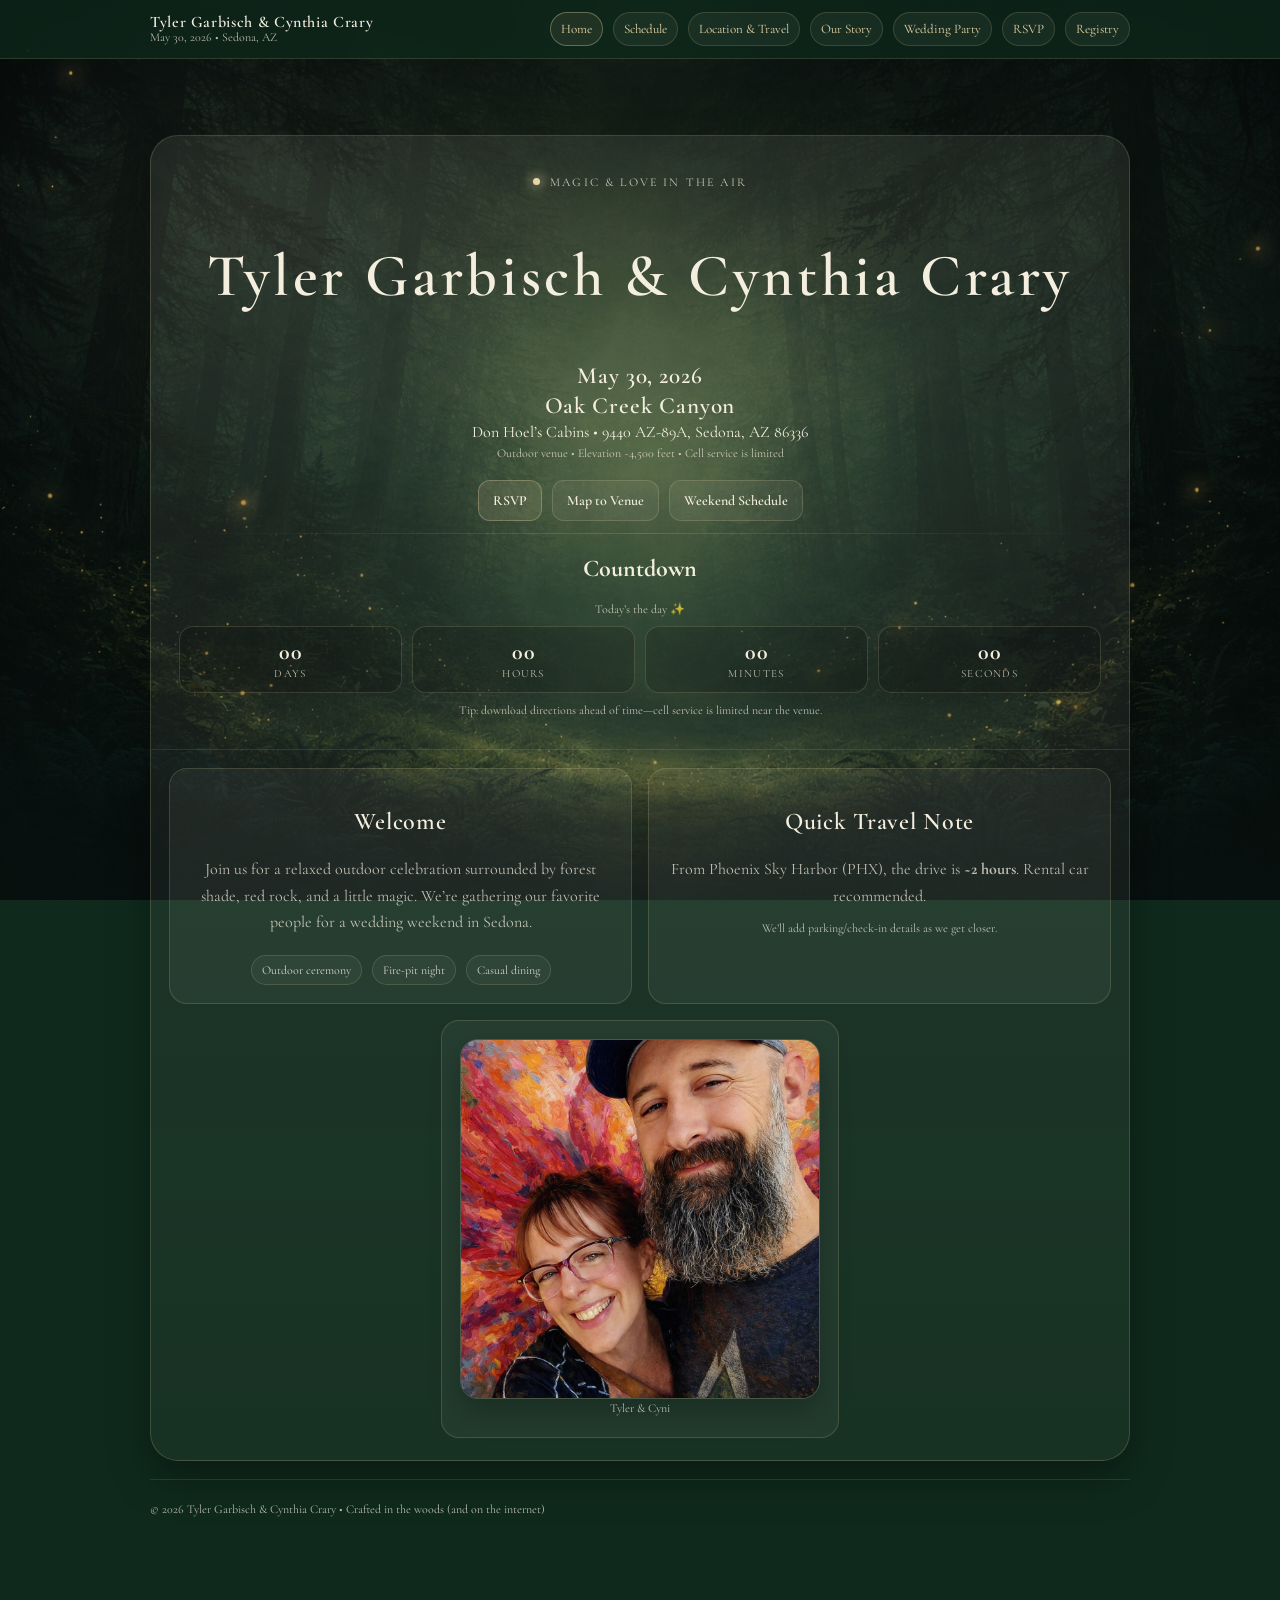
<file: index.html>
<!doctype html>
<html lang="en">
<head>
  <meta charset="utf-8" />
  <meta name="viewport" content="width=device-width,initial-scale=1" />
  <title>Tyler Garbisch & Cynthia Crary — May 30, 2026</title>

  <!-- Google Font: Cormorant Garamond -->
  <link rel="preconnect" href="https://fonts.googleapis.com">
  <link rel="preconnect" href="https://fonts.gstatic.com" crossorigin>
  <link href="https://fonts.googleapis.com/css2?family=Cormorant+Garamond:wght@400;500;600;700&display=swap" rel="stylesheet">

  <link rel="stylesheet" href="assets/css/style.css" />
</head>

<body class="home">
  <div class="fireflies" aria-hidden="true"></div>

  <header class="site-header">
    <nav class="nav">
      <div class="brand">
        <div class="names">Tyler Garbisch & Cynthia Crary</div>
        <div class="meta">May 30, 2026 • Sedona, AZ</div>
      </div>
      <div class="navlinks">
        <a class="active" href="index.html">Home</a>
        <a href="schedule.html">Schedule</a>
        <a href="travel.html">Location & Travel</a>
        <a href="story.html">Our Story</a>
       <a href="party.html">Wedding Party</a>
        <a href="rsvp.html">RSVP</a>
     <a href="registry.html">Registry</a>

      </div>
    </nav>
  </header>

  <main class="container">
    <section class="hero">
      <div class="hero-card">

        <div class="hero-top">
          <div class="kicker"><span class="dot"></span> Magic & Love in the air</div>

          <h1 class="h1">Tyler Garbisch & Cynthia Crary</h1>

 <p class="sub">
  <span class="venue-date">May 30, 2026</span><br/>
  <span class="venue-date">Oak Creek Canyon</span><br/>
  Don Hoel’s Cabins • 9440 AZ-89A, Sedona, AZ 86336<br/>
  <span class="small">
    Outdoor venue • Elevation <span class="venue-elevation">~4,500 feet</span> • Cell service is limited
  </span>
</p>



          <div class="hero-actions">
            <a class="btn primary" href="rsvp.html">RSVP</a>
            <a class="btn" target="_blank" rel="noopener"
               href="https://maps.google.com/?q=9440+AZ-89A+Sedona+AZ+86336">Map to Venue</a>
            <a class="btn" href="schedule.html">Weekend Schedule</a>
          </div>

          <div class="divider"></div>

          <h2>Countdown</h2>
          <p id="countdown-target" class="small" style="margin:6px 0 0;">Counting down…</p>

          <div class="countdown" aria-label="Countdown timer">
            <div class="timebox">
              <div class="num" id="cd-days">00</div>
              <div class="lbl">Days</div>
            </div>
            <div class="timebox">
              <div class="num" id="cd-hours">00</div>
              <div class="lbl">Hours</div>
            </div>
            <div class="timebox">
              <div class="num" id="cd-mins">00</div>
              <div class="lbl">Minutes</div>
            </div>
            <div class="timebox">
              <div class="num" id="cd-secs">00</div>
              <div class="lbl">Seconds</div>
            </div>
          </div>

          <p class="small" style="margin-top:10px;">
            Tip: download directions ahead of time—cell service is limited near the venue.
          </p>
        </div>

        <div class="grid">
          <div class="card span6">
            <h2>Welcome</h2>
            <p>
              Join us for a relaxed outdoor celebration surrounded by forest shade,
              red rock, and a little magic. We’re gathering our favorite people for
              a wedding weekend in Sedona.
            </p>
            <div class="badges">
              <span class="badge">Outdoor ceremony</span>
              <span class="badge">Fire-pit night</span>
              <span class="badge">Casual dining</span>
            </div>
          </div>

          <div class="card span6">
            <h2>Quick Travel Note</h2>
            <p>
              From Phoenix Sky Harbor (PHX), the drive is
              <strong id="phx-travel-time">~2 hours</strong>.
              Rental car recommended.
            </p>
            <p class="small">We’ll add parking/check-in details as we get closer.</p>
          </div>
<div class="card span12 center">
  <img
    src="assets/img/photo4.png"
    alt="Oak Creek Canyon"
    class="schedule-image">
  <p class="small caption">Tyler & Cyni</p>
</div>




    </section>

    <footer>
      © 2026 Tyler Garbisch & Cynthia Crary • Crafted in the woods (and on the internet)
    </footer>
  </main>

  <script src="assets/js/main.js"></script>
</body>
</html>
</file>
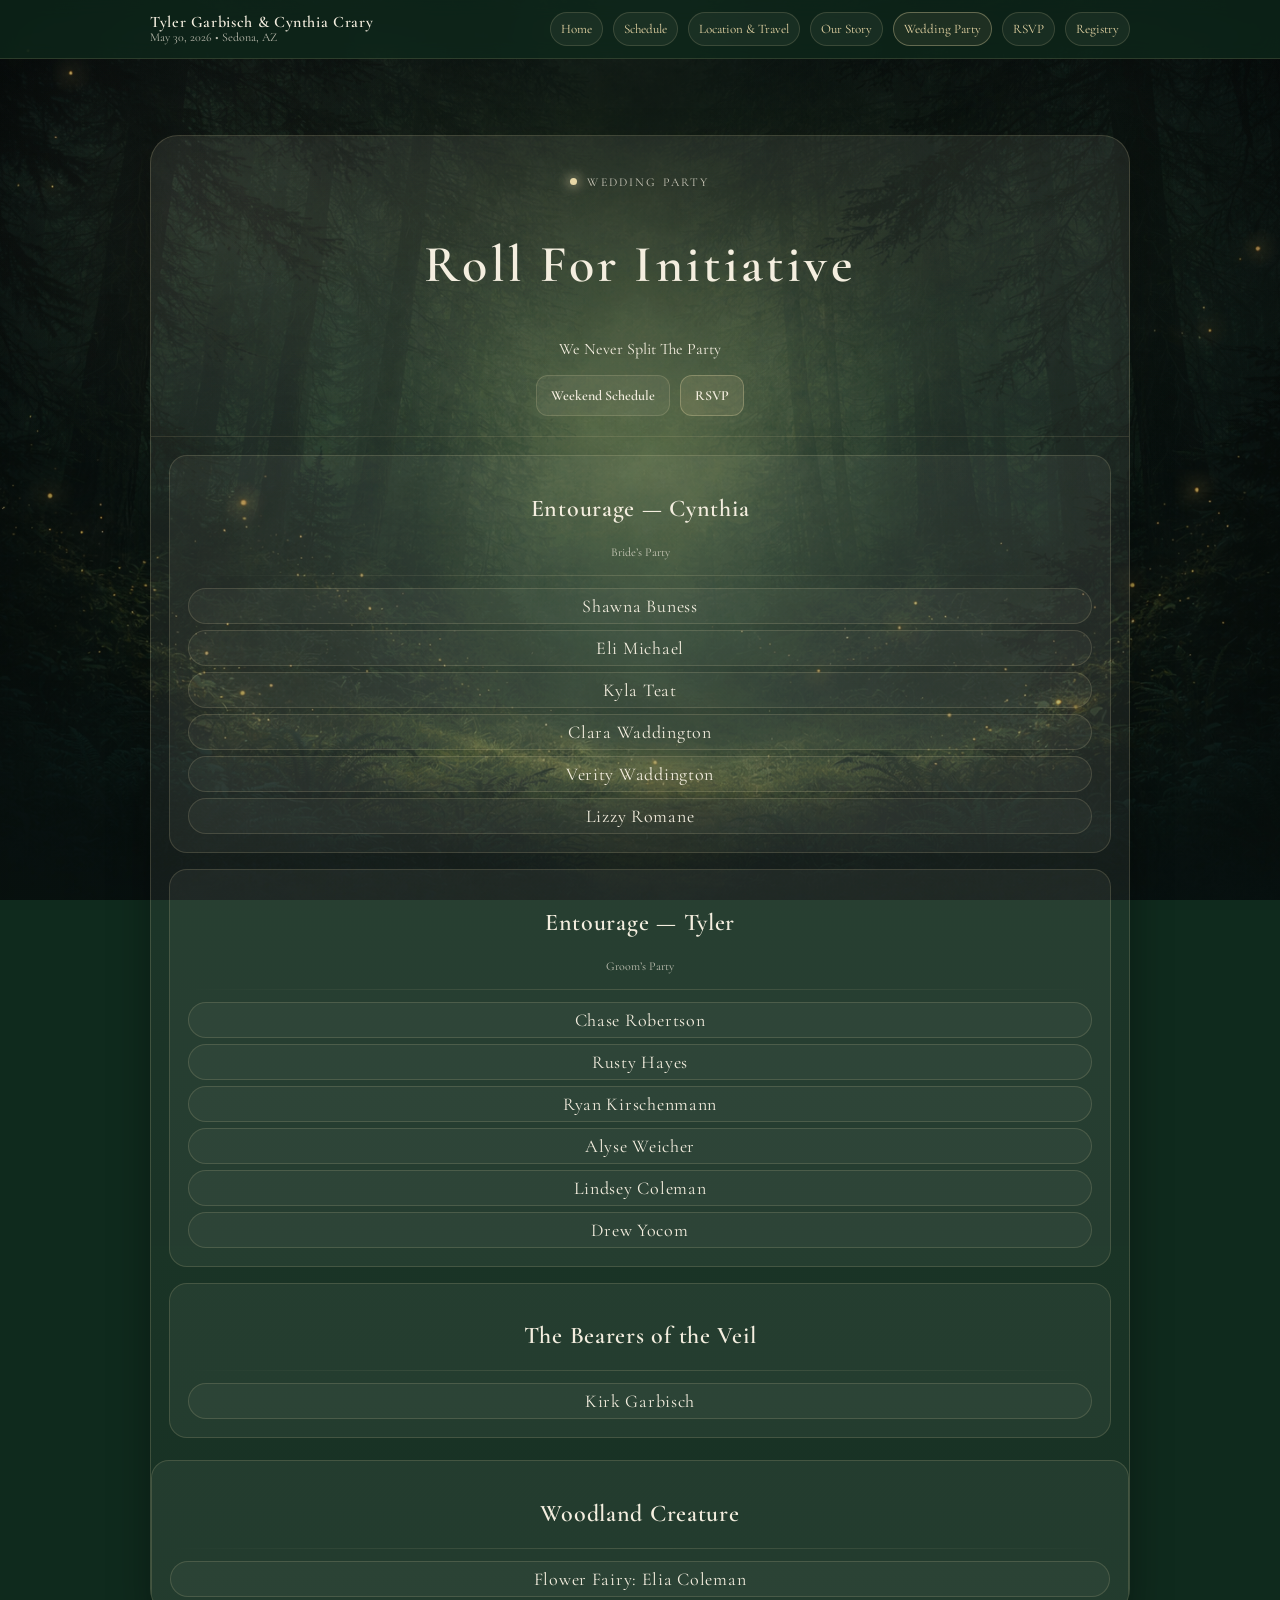
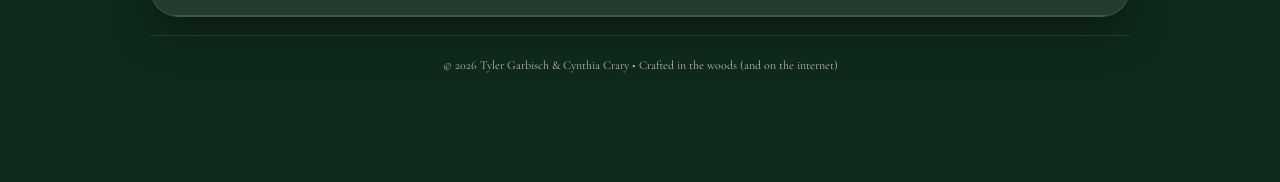
<file: party.html>
<!doctype html>
<html lang="en">
<head>
  <meta charset="utf-8" />
  <meta name="viewport" content="width=device-width,initial-scale=1" />
  <title>Wedding Party — Tyler & Cynthia</title>

  <link rel="preconnect" href="https://fonts.googleapis.com">
  <link rel="preconnect" href="https://fonts.gstatic.com" crossorigin>
  <link href="https://fonts.googleapis.com/css2?family=Cormorant+Garamond:wght@400;500;600;700&display=swap" rel="stylesheet">

  <link rel="stylesheet" href="assets/css/style.css" />
</head>

<body>
  <div class="fireflies" aria-hidden="true"></div>

  <header class="site-header">
    <nav class="nav">
      <div class="brand">
        <div class="names">Tyler Garbisch & Cynthia Crary</div>
        <div class="meta">May 30, 2026 • Sedona, AZ</div>
      </div>
      <div class="navlinks">
        <a href="index.html">Home</a>
        <a href="schedule.html">Schedule</a>
        <a href="travel.html">Location & Travel</a>
        <a href="story.html">Our Story</a>
        <a class="active" href="party.html">Wedding Party</a>
        <a href="rsvp.html">RSVP</a>
     <a href="registry.html">Registry</a>

      </div>
    </nav>
  </header>

  <main class="container">
    <section class="hero">
      <div class="hero-card">

        <div class="hero-top centered">
          <div class="kicker"><span class="dot"></span> Wedding Party</div>
          <h1 class="h1 compact">Roll For Initiative</h1>
          <p class="sub mx-auto" style="max-width: 70ch;">
            We Never Split The Party
          </p>

          <div class="hero-actions" style="justify-content:center; margin-top:16px;">
            <a class="btn" href="schedule.html">Weekend Schedule</a>
            <a class="btn primary" href="rsvp.html">RSVP</a>
          </div>
        </div>

       <div class="grid">

  <!-- Entourage – Cynthia -->
  <div class="card span12 center">
    <h2>Entourage — Cynthia</h2>
    <p class="small">Bride’s Party</p>
    <div class="divider"></div>

    <ul class="party-list">
     <li>Shawna Buness</li>
      <li>Eli Michael</li>
      <li>Kyla Teat</li>
      <li>Clara Waddington</li>
      <li>Verity Waddington</li>
      <li>Lizzy Romane</li>

      
    </ul>
  </div>

  <!-- Entourage – Tyler -->
  <div class="card span12 center">
    <h2>Entourage — Tyler</h2>
    <p class="small">Groom’s Party</p>
    <div class="divider"></div>

    <ul class="party-list">
      <li>Chase Robertson</li>
      <li>Rusty Hayes</li>
      <li>Ryan Kirschenmann</li>
      <li>Alyse Weicher</li>
      <li>Lindsey Coleman</li>
      <li>Drew Yocom</li>
    </ul>
  </div>

  <!-- Bearers of the Veil -->
  <div class="card span12 center">
    <h2>The Bearers of the Veil</h2>
    
    <div class="divider"></div>

    <ul class="party-list">
     <li>Kirk Garbisch</li> 
     
      
    
    </ul>
  </div>
 </ul>
  </div>

  <!-- Flower Girl -->
  <div class="card span12 center">
    <h2>Woodland Creature</h2>
    
    <div class="divider"></div>

    <ul class="party-list">
      <li>Flower Fairy: Elia Coleman</li>
     
    </ul>
  </div>
</div>

    </section>

    <footer class="center">
      © 2026 Tyler Garbisch & Cynthia Crary • Crafted in the woods (and on the internet)
    </footer>
  </main>

</body>
</html>
</file>
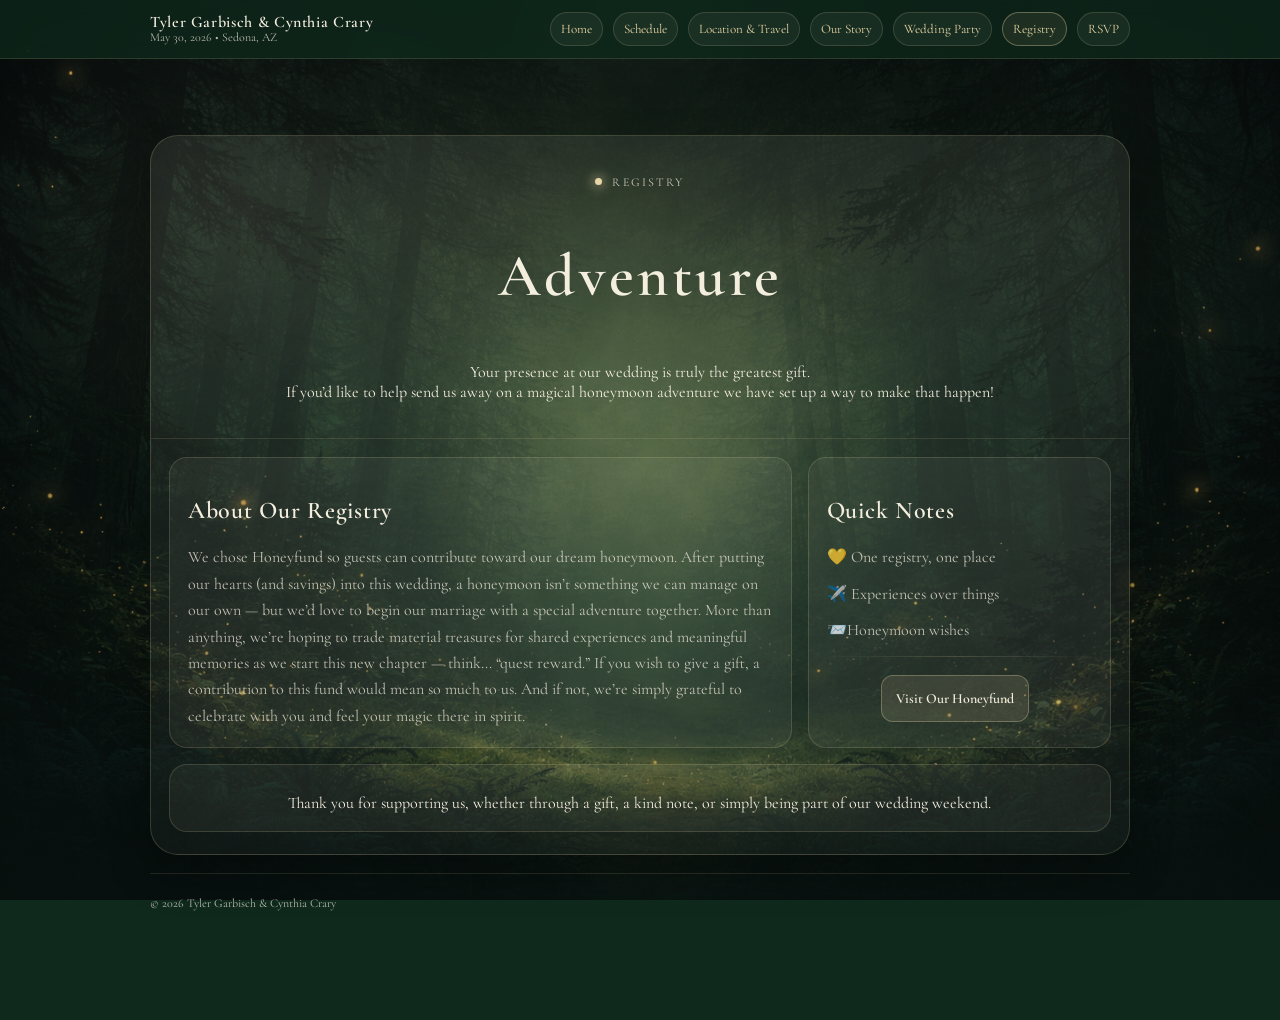
<file: registry.html>
<!doctype html>
<html lang="en">
<head>
  <meta charset="utf-8" />
  <meta name="viewport" content="width=device-width,initial-scale=1" />
  <title>Registry — Tyler &amp; Cynthia</title>

  <link rel="preconnect" href="https://fonts.googleapis.com">
  <link rel="preconnect" href="https://fonts.gstatic.com" crossorigin>
  <link href="https://fonts.googleapis.com/css2?family=Cormorant+Garamond:wght@400;500;600;700&display=swap" rel="stylesheet">

  <link rel="stylesheet" href="assets/css/style.css" />
</head>

<body>
  <div class="fireflies" aria-hidden="true"></div>

  <header class="site-header">
    <nav class="nav">
      <div class="brand">
        <div class="names">Tyler Garbisch &amp; Cynthia Crary</div>
        <div class="meta">May 30, 2026 • Sedona, AZ</div>
      </div>

      <div class="navlinks">
        <a href="index.html">Home</a>
        <a href="schedule.html">Schedule</a>
        <a href="travel.html">Location &amp; Travel</a>
        <a href="story.html">Our Story</a>
        <a href="party.html">Wedding Party</a>
        <a class="active" href="registry.html">Registry</a>
        <a href="rsvp.html">RSVP</a>
      </div>
    </nav>
  </header>

  <main class="container">
    <section class="hero">
      <div class="hero-card">
        <div class="hero-top centered">
          <div class="kicker"><span class="dot"></span> registry</div>
          <h1 class="h1">Adventure</h1>

          <p class="sub mx-auto">
            Your presence at our wedding is truly the greatest gift.<br>
            If you’d like to help send us away on a magical honeymoon adventure we have set up a way to make that happen!
          </p>
        </div>

        <div class="grid">
          <div class="card span8 centered-card">
            <h2>About Our Registry</h2>
            <p>
              We chose Honeyfund so guests can contribute toward our dream honeymoon. After putting our hearts (and savings) into this wedding, a honeymoon isn’t something we can manage on our own — but we’d love to begin our marriage with a special adventure together. More than anything, we’re hoping to trade material treasures for shared experiences and meaningful memories as we start this new chapter — think... “quest reward.”

If you wish to give a gift, a contribution to this fund would mean so much to us. And if not, we’re simply grateful to celebrate with you and feel your magic there in spirit.
            </p>
          </div>

          <div class="card span4">
            <h2>Quick Notes</h2>
            <p>💛 One registry, one place</p>
            <p>✈️ Experiences over things</p>
            <p>📨Honeymoon wishes</p>

            <div class="divider"></div>

            <p class="center">
              <a
                class="btn primary"
                target="_blank"
                rel="noopener"
                href="https://www.honeyfund.com/site/garbisch-crary-05-30-2026"
              >
                Visit Our Honeyfund
              </a>
            </p>
          </div>

          <div class="card span12 centered-card">
            <span class="caption">
              Thank you for supporting us, whether through a gift, a kind note,
              or simply being part of our wedding weekend.
            </span>
          </div>
        </div>
      </div>
    </section>

    <footer>
      © 2026 Tyler Garbisch &amp; Cynthia Crary
    </footer>
  </main>

  <script src="assets/js/main.js"></script>
</body>
</html>
</file>
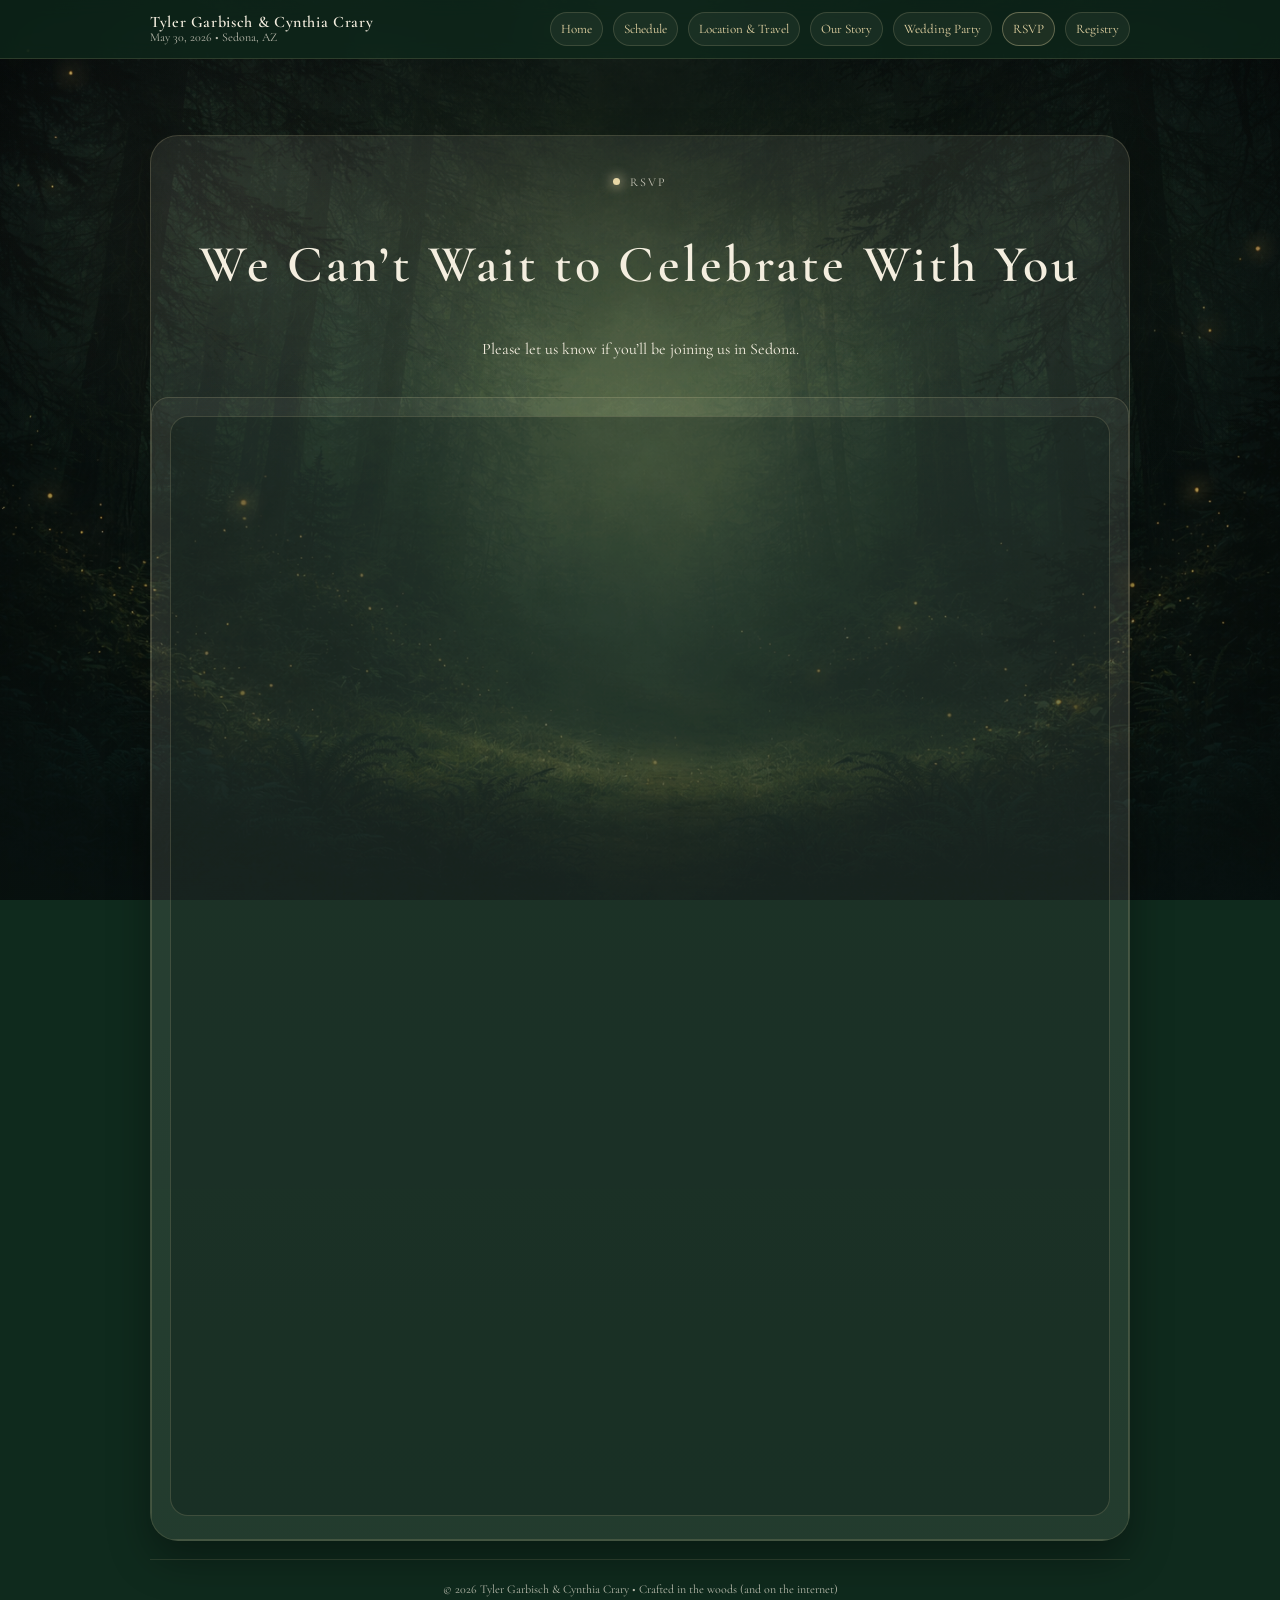
<file: rsvp.html>
<!doctype html>
<html lang="en">
<head>
  <meta charset="utf-8" />
  <meta name="viewport" content="width=device-width,initial-scale=1" />
  <title>RSVP — Tyler & Cynthia</title>

  <link rel="preconnect" href="https://fonts.googleapis.com">
  <link rel="preconnect" href="https://fonts.gstatic.com" crossorigin>
  <link href="https://fonts.googleapis.com/css2?family=Cormorant+Garamond:wght@400;500;600;700&display=swap" rel="stylesheet">

  <link rel="stylesheet" href="assets/css/style.css" />
</head>

<body>
  <div class="fireflies" aria-hidden="true"></div>

  <header class="site-header">
    <nav class="nav">
      <div class="brand">
        <div class="names">Tyler Garbisch & Cynthia Crary</div>
        <div class="meta">May 30, 2026 • Sedona, AZ</div>
      </div>
      <div class="navlinks">
        <a href="index.html">Home</a>
        <a href="schedule.html">Schedule</a>
        <a href="travel.html">Location & Travel</a>
        <a href="story.html">Our Story</a>
       <a href="party.html">Wedding Party</a>
        <a class="active" href="rsvp.html">RSVP</a>
    <a href="registry.html">Registry</a>

      </div>
    </nav>
  </header>

  <main class="container">
    <section class="hero">
      <div class="hero-card">

        <div class="hero-top" style="text-align:center;">
          <div class="kicker"><span class="dot"></span> RSVP</div>
          <h1 class="h1" style="font-size: clamp(34px, 4.5vw, 52px);">
            We Can’t Wait to Celebrate With You
          </h1>
          <p class="sub" style="max-width: 65ch; margin: 0 auto;">
            Please let us know if you’ll be joining us in Sedona.
          </p>
        </div>

        <div class="card span12" style="margin-top:18px;">
          <!-- GOOGLE FORM EMBED -->
          <iframe
            src="https://docs.google.com/forms/d/e/1FAIpQLSdBThNtPHIXISY0bQ_30-1Psv_sXgiwRisfQ3w7ckiKHhdwOw/viewform?embedded=true"
            width="100%"
            height="1100"
            frameborder="0"
            marginheight="0"
            marginwidth="0"
            style="
              border-radius: 18px;
              border: 1px solid rgba(232,215,166,.18);
              background: rgba(10,28,20,.35);
            ">
            Loading…
          </iframe>
        </div>

      </div>
    </section>

    <footer style="text-align:center;">
      © 2026 Tyler Garbisch & Cynthia Crary • Crafted in the woods (and on the internet)
    </footer>
  </main>

  <script src="assets/js/main.js"></script>
</body>
</html>
</file>
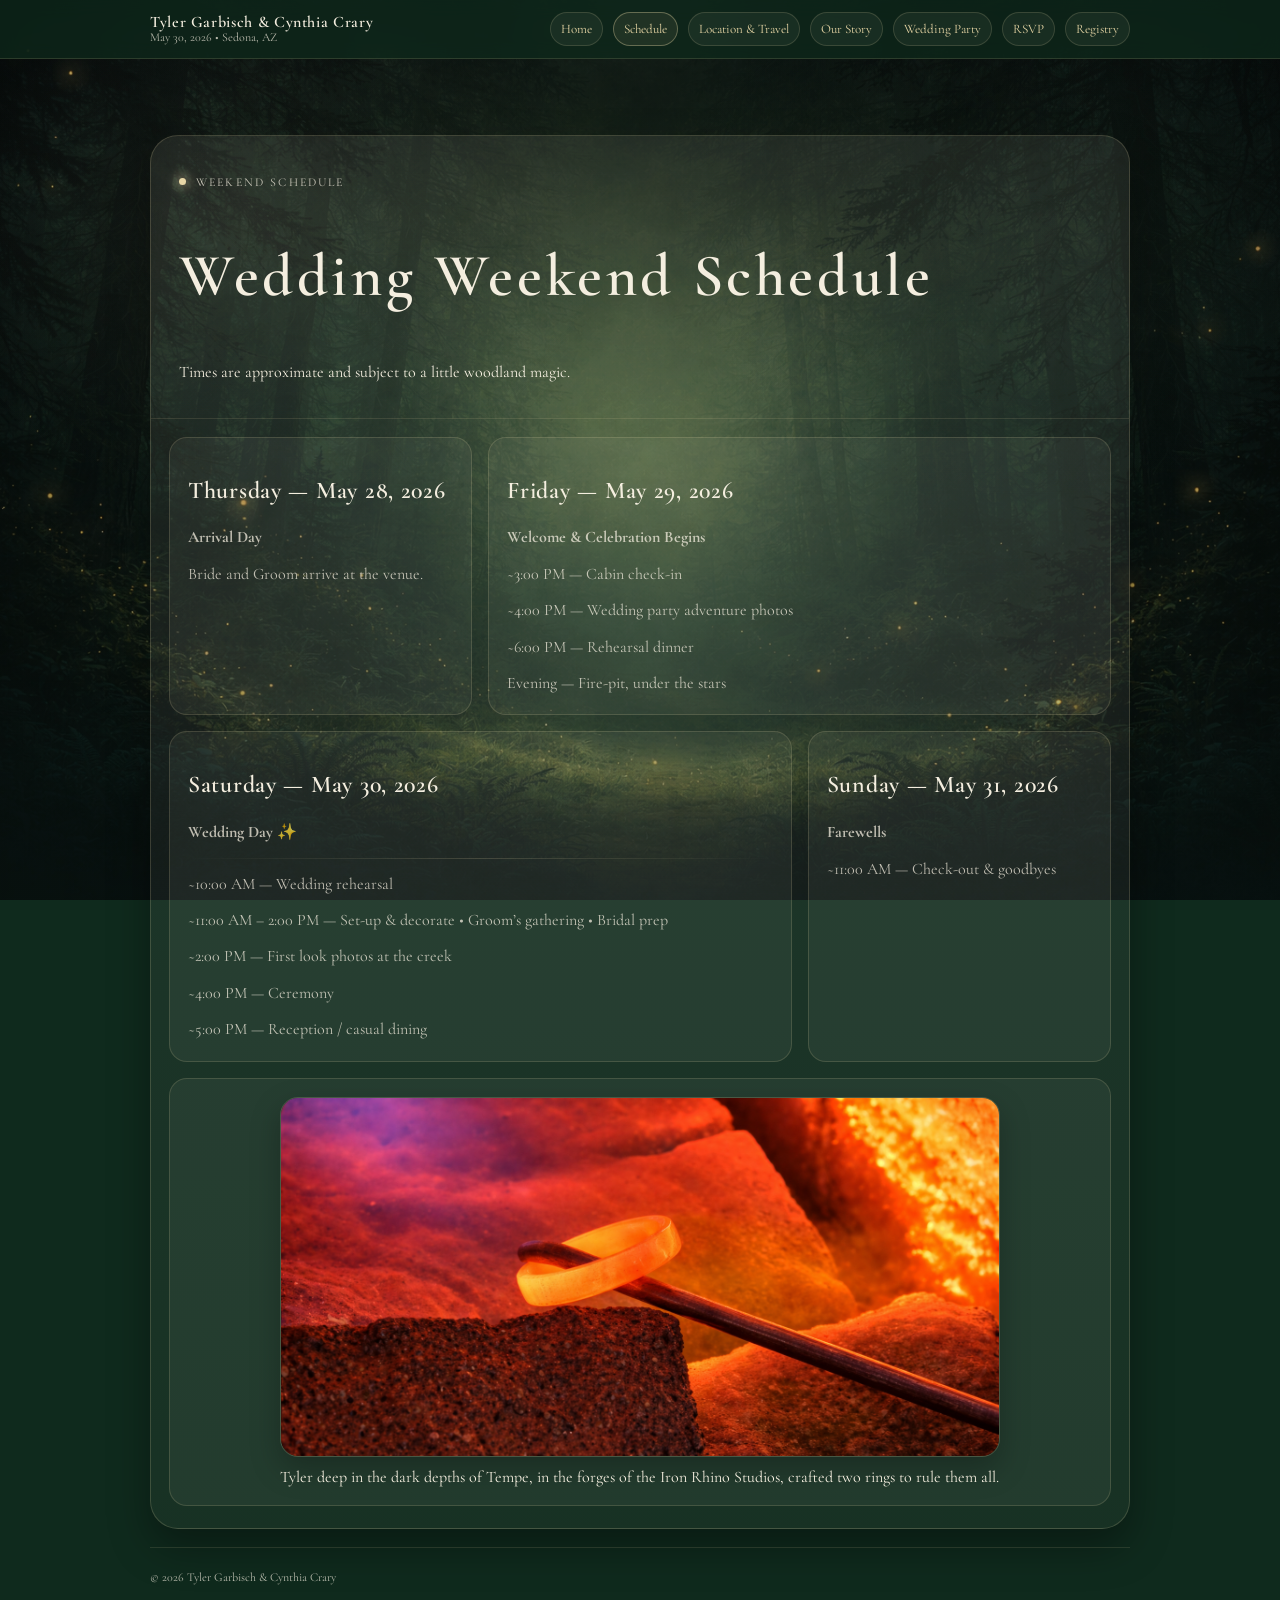
<file: schedule.html>
<!doctype html>
<html lang="en">
<head>
  <meta charset="utf-8" />
  <meta name="viewport" content="width=device-width,initial-scale=1" />
  <title>Schedule — Tyler & Cynthia</title>

  <link rel="preconnect" href="https://fonts.googleapis.com">
  <link rel="preconnect" href="https://fonts.gstatic.com" crossorigin>
  <link href="https://fonts.googleapis.com/css2?family=Cormorant+Garamond:wght@400;500;600;700&display=swap" rel="stylesheet">

  <link rel="stylesheet" href="assets/css/style.css" />
</head>

<body>
  <div class="fireflies" aria-hidden="true"></div>

  <header class="site-header">
    <nav class="nav">
      <div class="brand">
        <div class="names">Tyler Garbisch &amp; Cynthia Crary</div>
        <div class="meta">May 30, 2026 • Sedona, AZ</div>
      </div>

      <div class="navlinks">
        <a href="index.html">Home</a>
        <a class="active" href="schedule.html">Schedule</a>
        <a href="travel.html">Location &amp; Travel</a>
        <a href="story.html">Our Story</a>
        <a href="party.html">Wedding Party</a>
        <a href="rsvp.html">RSVP</a>
     <a href="registry.html">Registry</a>

      </div>
    </nav>
  </header>

  <main class="container">
    <section class="hero">
      <div class="hero-card">
        <div class="hero-top">
          <div class="kicker"><span class="dot"></span> weekend schedule</div>
          <h1 class="h1">Wedding Weekend Schedule</h1>
          <p class="sub">Times are approximate and subject to a little woodland magic.</p>
        </div>

        <div class="grid">
          <div class="card span4">
            <h2>Thursday — May 28, 2026</h2>
            <p><strong>Arrival Day</strong></p>
            <p>Bride and Groom arrive at the venue.</p>
          </div>

          <div class="card span8">
            <h2>Friday — May 29, 2026</h2>
            <p><strong>Welcome &amp; Celebration Begins</strong></p>
            <p>~3:00 PM — Cabin check-in</p>
            <p>~4:00 PM — Wedding party adventure photos</p>
            <p>~6:00 PM — Rehearsal dinner</p>
            <p>Evening — Fire-pit, under the stars</p>
          </div>

          <div class="card span8">
            <h2>Saturday — May 30, 2026</h2>
            <p><strong>Wedding Day ✨</strong></p>
            <div class="divider"></div>
            <p>~10:00 AM — Wedding rehearsal</p>
            <p>~11:00 AM – 2:00 PM — Set-up &amp; decorate • Groom’s gathering • Bridal prep</p>
            <p>~2:00 PM — First look photos at the creek</p>
            <p>~4:00 PM — Ceremony</p>
            <p>~5:00 PM — Reception / casual dining</p>
          </div>

          <div class="card span4">
            <h2>Sunday — May 31, 2026</h2>
            <p><strong>Farewells</strong></p>
            <p>~11:00 AM — Check-out &amp; goodbyes</p>
          </div>

          <div class="card span12 centered-card">
            <img
              src="assets/img/photo3.png"
              alt="Wedding weekend in Sedona"
              class="schedule-image"
            />
            <span class="caption schedule-caption">
              Tyler deep in the dark depths of Tempe, in the forges of the Iron Rhino Studios,
              crafted two rings to rule them all.
            </span>
          </div>

      </div>
    </section>

    <footer>
      © 2026 Tyler Garbisch &amp; Cynthia Crary
    </footer>
  </main>

  <script src="assets/js/main.js"></script>
</body>
</html>
</file>
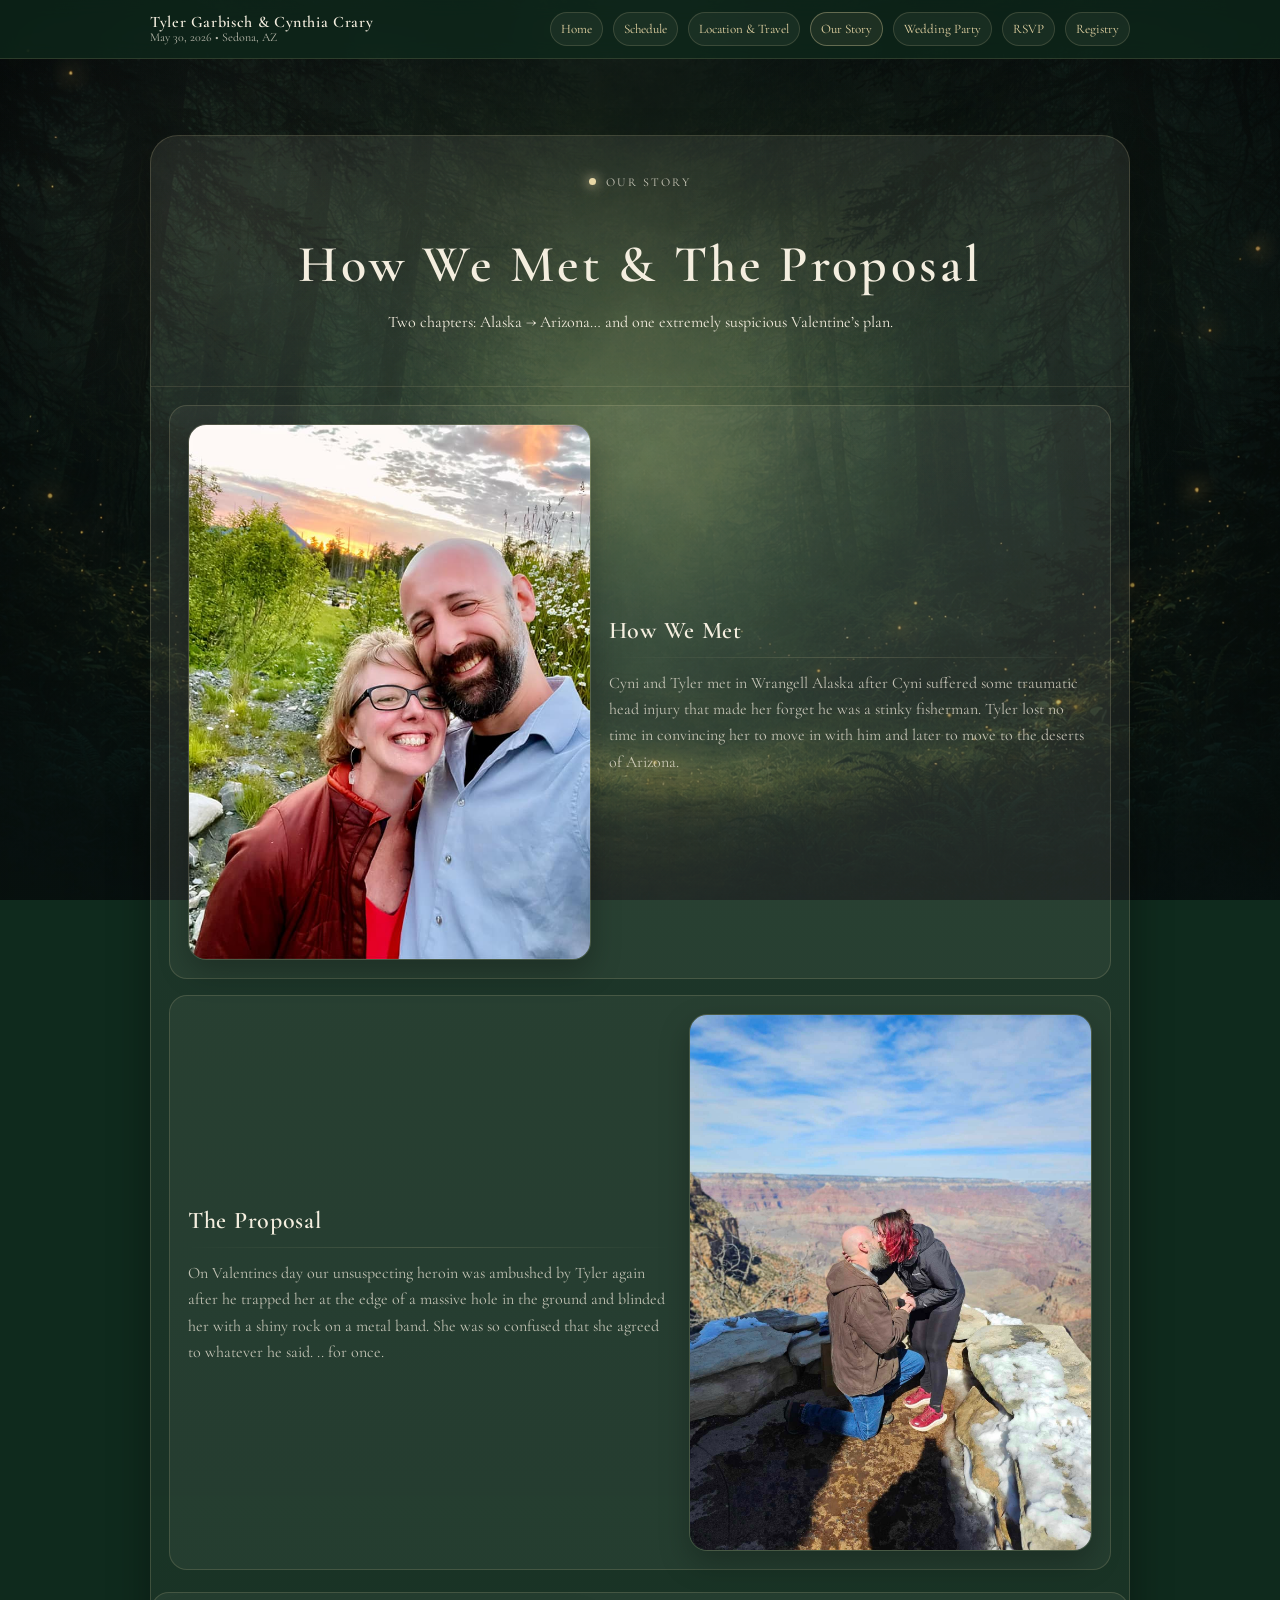
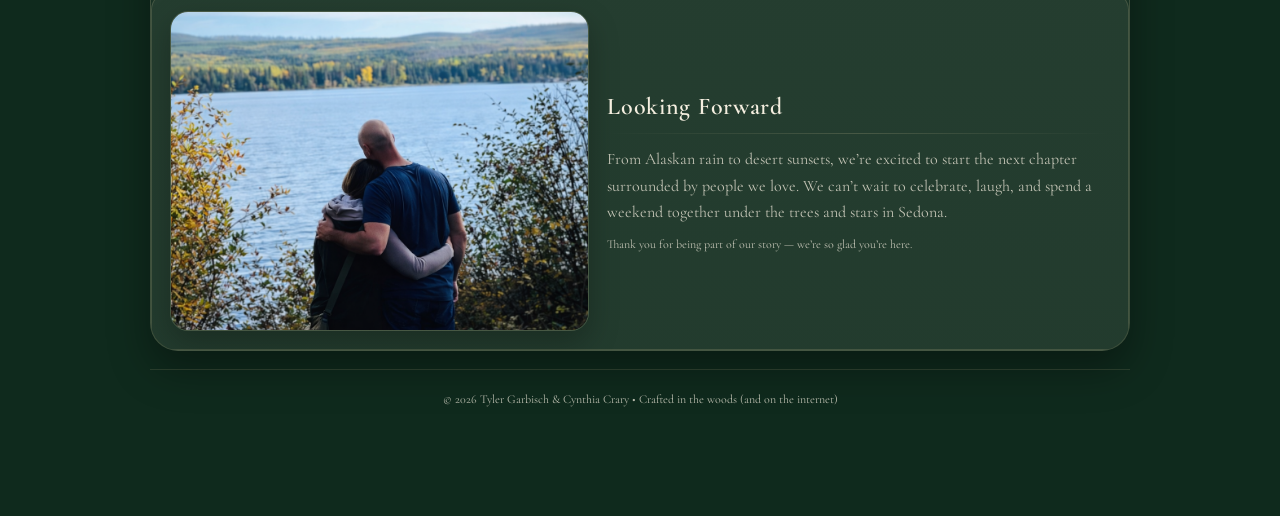
<file: story.html>
<!doctype html>
<html lang="en">
<head>
  <meta charset="utf-8" />
  <meta name="viewport" content="width=device-width,initial-scale=1" />
  <title>Our Story — Tyler & Cynthia</title>

  <link rel="preconnect" href="https://fonts.googleapis.com">
  <link rel="preconnect" href="https://fonts.gstatic.com" crossorigin>
  <link href="https://fonts.googleapis.com/css2?family=Cormorant+Garamond:wght@400;500;600;700&display=swap" rel="stylesheet">

  <link rel="stylesheet" href="assets/css/style.css" />
</head>

<body>
  <div class="fireflies" aria-hidden="true"></div>

  <header class="site-header">
    <nav class="nav">
      <div class="brand">
        <div class="names">Tyler Garbisch & Cynthia Crary</div>
        <div class="meta">May 30, 2026 • Sedona, AZ</div>
      </div>
      <div class="navlinks">
        <a href="index.html">Home</a>
        <a href="schedule.html">Schedule</a>
        <a href="travel.html">Location & Travel</a>
        <a class="active" href="story.html">Our Story</a>
       <a href="party.html">Wedding Party</a>
        <a href="rsvp.html">RSVP</a>
     <a href="registry.html">Registry</a>

      </div>
    </nav>
  </header>

  <main class="container">
    <section class="hero">
      <div class="hero-card">

        <div class="hero-top" style="text-align:center;">
          <div class="kicker"><span class="dot"></span> Our Story</div>
          <h1 class="h1" style="font-size: clamp(34px, 4.8vw, 52px); margin-bottom: 8px;">
            How We Met & The Proposal
          </h1>
          <p class="sub" style="max-width: 70ch; margin-left:auto; margin-right:auto;">
            Two chapters: Alaska → Arizona… and one extremely suspicious Valentine’s plan.
          </p>
        </div>

        <!-- Staggered Story Blocks -->
        <div class="grid" style="margin-top: 18px;">

          <!-- BLOCK 1: Image Left / Text Right -->
          <div class="card span12">
            <div class="story-row story-row-left">
              <div class="story-media">
                <img src="assets/img/photo1.jpg" alt="Tyler and Cynthia - How we met"
                     class="story-img">
              </div>

              <div class="story-text">
                <h2 style="margin-top: 6px; margin-bottom: 6px;">How We Met</h2>
                <div class="divider"></div>
                <p style="margin-top: 10px;">
                  Cyni and Tyler met in Wrangell Alaska after Cyni suffered some traumatic head injury
                  that made her forget he was a stinky fisherman. Tyler lost no time in convincing her
                  to move in with him and later to move to the deserts of Arizona.
                </p>
              </div>
            </div>
          </div>

          <!-- BLOCK 2: Text Left / Image Right -->
          <div class="card span12">
            <div class="story-row story-row-right">
              <div class="story-text">
                <h2 style="margin-top: 6px; margin-bottom: 6px;">The Proposal</h2>
                <div class="divider"></div>
                <p style="margin-top: 10px;">
                  On Valentines day our unsuspecting heroin was ambushed by Tyler again after he trapped
                  her at the edge of a massive hole in the ground and blinded her with a shiny rock on a metal band.
                  She was so confused that she agreed to whatever he said. .. for once.
                </p>
              </div>

              <div class="story-media">
                <img src="assets/img/photo2.jpg" alt="Tyler and Cynthia - The proposal"
                     class="story-img">
              </div>
            </div>
          </div>

        </div>
<!-- BLOCK 3: Looking Forward -->
<div class="card span12">
  <div class="story-row story-row-left looking-forward">
    
    <div class="story-media">
      <img
        src="assets/img/photo5.png"
        alt="Looking forward together"
        class="story-img glow-soft">
    </div>

    <div class="story-text">
      <h2 style="margin-top: 6px; margin-bottom: 6px;">Looking Forward</h2>
      <div class="divider"></div>
      <p style="margin-top: 10px;">
        From Alaskan rain to desert sunsets, we’re excited to start the next chapter
        surrounded by people we love. We can’t wait to celebrate, laugh, and spend
        a weekend together under the trees and stars in Sedona.
      </p>
      <p class="small" style="margin-top: 10px;">
        Thank you for being part of our story — we’re so glad you’re here.
      </p>
    </div>

  </div>
</div>

      </div>
    </section>

    <footer style="text-align:center;">
      © 2026 Tyler Garbisch & Cynthia Crary • Crafted in the woods (and on the internet)
    </footer>
  </main>

  <script src="assets/js/main.js"></script>

  <!-- Page-specific styling (safe to keep here or move into style.css) -->
  <style>
    /* Staggered story layout */
    .story-row{
      display: grid;
      grid-template-columns: 1fr 1.2fr;
      gap: 18px;
      align-items: center;
    }

    .story-row-right{
      grid-template-columns: 1.2fr 1fr;
    }

    .story-img{
      width: 100%;
      display: block;
      border-radius: 18px;
      border: 1px solid rgba(232,215,166,.18);
      box-shadow: 0 12px 30px rgba(0,0,0,.25);
    }

    .story-text{
      text-align: left;
    }

    /* Mobile: stack image above text */
    @media (max-width: 820px){
      .story-row,
      .story-row-right{
        grid-template-columns: 1fr;
      }
      .story-text{
        text-align: center;
      }
      .story-text p{
        max-width: 60ch;
        margin-left: auto;
        margin-right: auto;
      }
    }
  </style>
</body>
</html>
</file>
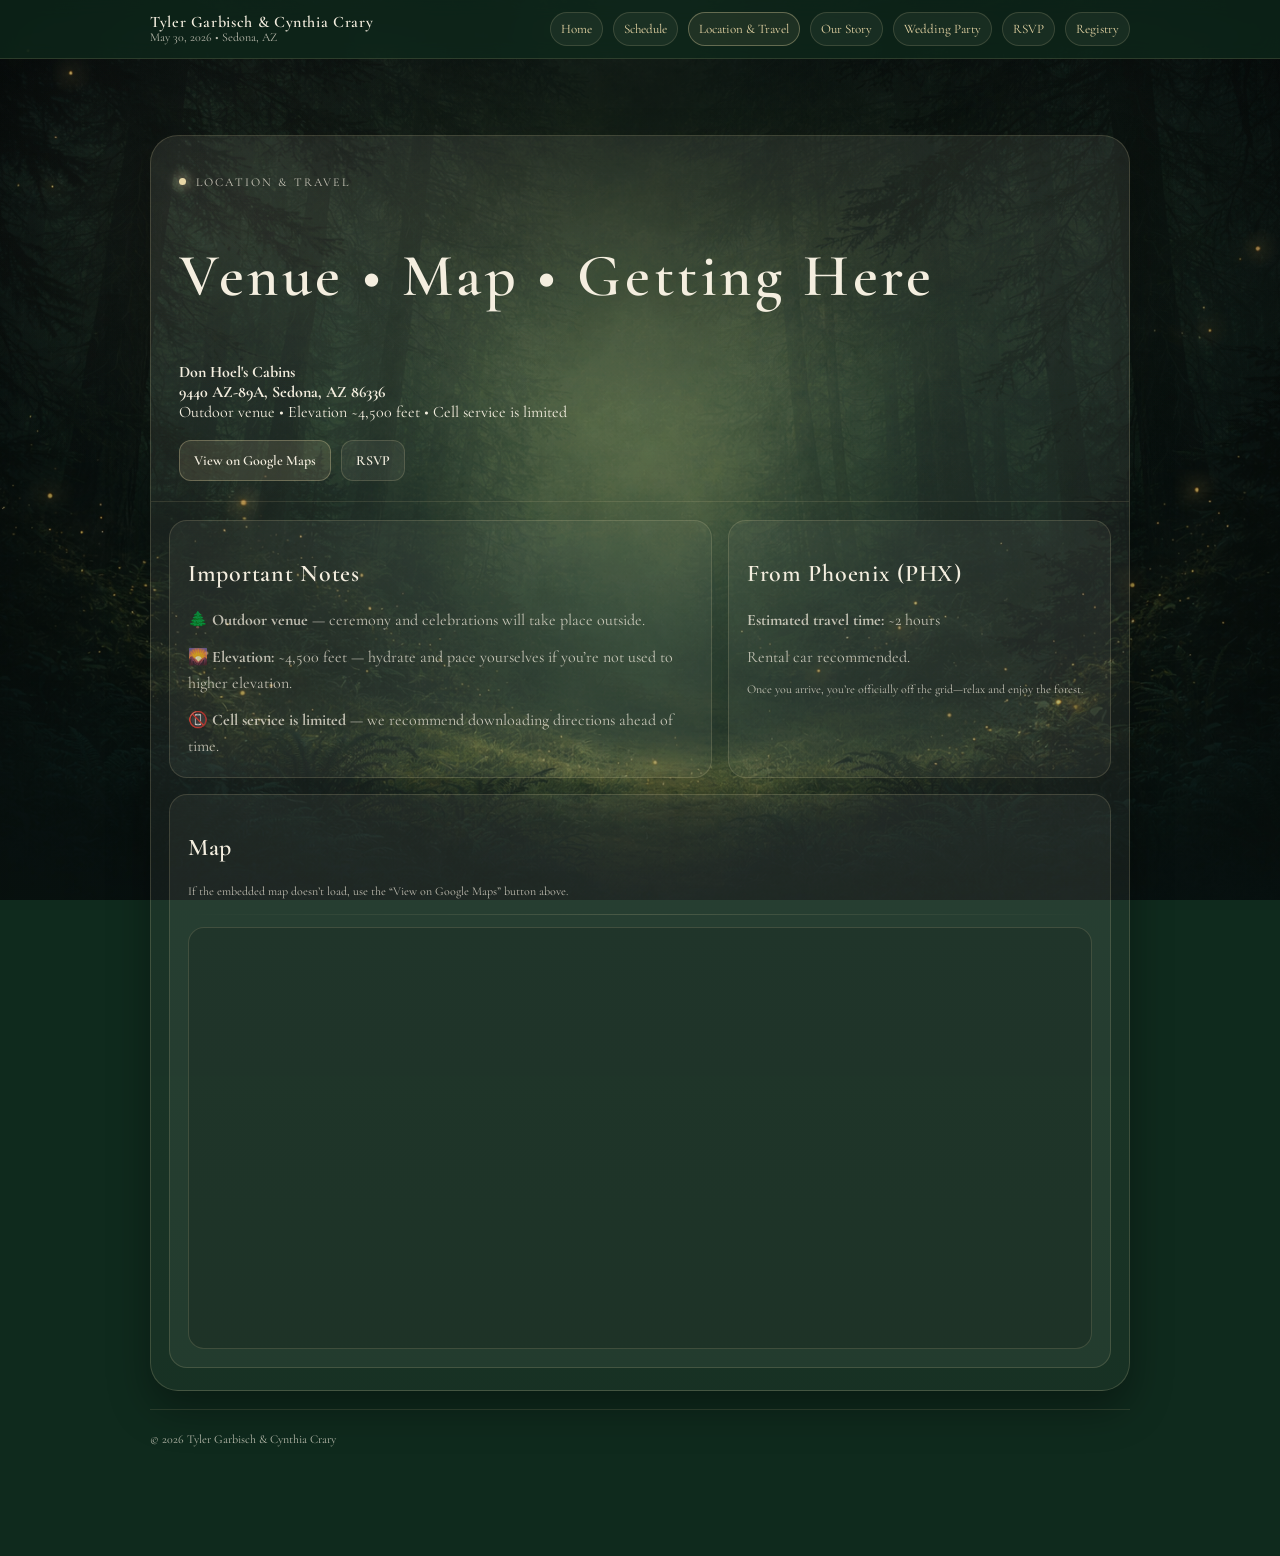
<file: travel.html>
<!doctype html>
<html lang="en">
<head>
  <meta charset="utf-8" />
  <meta name="viewport" content="width=device-width,initial-scale=1" />
  <title>Location & Travel — Tyler & Cynthia</title>
 <link rel="preconnect" href="https://fonts.googleapis.com">
<link rel="preconnect" href="https://fonts.gstatic.com" crossorigin>
<link href="https://fonts.googleapis.com/css2?family=Cormorant+Garamond:wght@400;500;600;700&display=swap" rel="stylesheet">

  <link rel="stylesheet" href="assets/css/style.css" />
</head>
<body>
  <div class="fireflies" aria-hidden="true"></div>

  <header class="site-header">
    <nav class="nav">
      <div class="brand">
        <div class="names">Tyler Garbisch & Cynthia Crary</div>
        <div class="meta">May 30, 2026 • Sedona, AZ</div>
      </div>
      <div class="navlinks">
        <a href="index.html">Home</a>
        <a href="schedule.html">Schedule</a>
        <a class="active" href="travel.html">Location & Travel</a>
        <a href="story.html">Our Story</a>
       <a href="party.html">Wedding Party</a>
        <a href="rsvp.html">RSVP</a>
      <a href="registry.html">Registry</a>

      </div>
    </nav>
  </header>

  <main class="container">
    <section class="hero">
      <div class="hero-card">
        <div class="hero-top">
          <div class="kicker"><span class="dot"></span> location & travel</div>
          <h1 class="h1">Venue • Map • Getting Here</h1>
          <p class="sub">
            <strong>Don Hoel's Cabins</strong><br/>
            <strong>9440 AZ-89A, Sedona, AZ 86336</strong><br/>
            Outdoor venue • Elevation <span id="venue-elevation">~4,500 feet</span> • Cell service is limited
          </p>

          <div class="hero-actions">
            <a class="btn primary" target="_blank" rel="noopener"
               href="https://maps.google.com/?q=9440+AZ-89A+Sedona+AZ+86336">View on Google Maps</a>
            <a class="btn" href="rsvp.html">RSVP</a>
          </div>
        </div>

        <div class="grid">
          <div class="card span7">
            <h2>Important Notes</h2>
            <p>🌲 <strong>Outdoor venue</strong> — ceremony and celebrations will take place outside.</p>
            <p>🌄 <strong>Elevation:</strong> <span id="venue-elevation">~4,500 feet</span> — hydrate and pace yourselves if you’re not used to higher elevation.</p>
            <p>📵 <strong>Cell service is limited</strong> — we recommend downloading directions ahead of time.</p>
          </div>

          <div class="card span5">
            <h2>From Phoenix (PHX)</h2>
            <p><strong>Estimated travel time:</strong> <span id="phx-travel-time">~2 hours</span></p>
            <p>Rental car recommended.</p>
            <p class="small">Once you arrive, you’re officially off the grid—relax and enjoy the forest.</p>
          </div>

          <div class="card span12">
            <h2>Map</h2>
            <p class="small">If the embedded map doesn’t load, use the “View on Google Maps” button above.</p>
            <div class="divider"></div>

            <!-- Google Maps embed -->
            <div style="border-radius:16px; overflow:hidden; border:1px solid rgba(232,215,166,.16); background: rgba(0,0,0,.14);">
              <iframe
                title="Venue map"
                src="https://www.google.com/maps?q=Don%20Hoel%27s%20Cabins%2C%209440%20N%20State%20Route%2089A%2C%20Sedona%2C%20AZ%2086336&output=embed"
                width="100%"
                height="420"
                style="border:0; display:block;"
                loading="lazy"
                referrerpolicy="no-referrer-when-downgrade">
              </iframe>
            </div>
          </div>
        </div>
      </div>
    </section>

    <footer>
      © 2026 Tyler Garbisch & Cynthia Crary
    </footer>
  </main>

  <script src="assets/js/main.js"></script>
</body>
</html>
</file>
<file: assets/css/style.css>
:root{
  --green:#0f2a1d;        /* dark forest */
  --green2:#0b2016;       /* deeper */
  --cream:#f4eedf;        /* parchment */
  --brown:#3a2a1c;        /* dark bark */
  --gold:#e8d7a6;         /* firefly glow */
  --muted: rgba(244,238,223,.75);
  --card: rgba(244,238,223,.06);
  --card2: rgba(244,238,223,.10);
  --border: rgba(232,215,166,.25);
  --shadow: 0 18px 40px rgba(0,0,0,.35);
  --radius: 18px;
  --max: 980px;
}

*{box-sizing:border-box}
html,body{height:100%}
body{
  margin:0;
  font-family: "Cormorant Garamond", Georgia, "Times New Roman", serif;
  color:var(--cream);

  /* fallback color */
  background-color: var(--green);

  /* LAYERS (top → bottom): vignette, glows, dark overlay, forest image */
  background-image:
    radial-gradient(1400px 900px at 50% 10%, rgba(0,0,0,.45), transparent 35%),
    radial-gradient(900px 700px at 20% 25%, rgba(232,215,166,.06), transparent 40%),
    radial-gradient(900px 700px at 80% 25%, rgba(120,160,100,.06), transparent 40%),
    linear-gradient(180deg, rgba(8,22,16,.25), rgba(10,28,20,.35)),
    url("../img/forest-texture.png");

  background-size: cover;
  background-position: center;
  background-repeat: no-repeat;
  background-attachment: fixed;

  overflow-x:hidden;
}





a{color:var(--gold); text-decoration:none}
a:hover{text-decoration:underline}

.container{
  width:min(var(--max), calc(100% - 36px));
  margin:0 auto;
  padding:32px 0 70px;
}

header.site-header{
  position:sticky;
  top:0;
  z-index:20;
  backdrop-filter: blur(10px);
  background: rgba(15,42,29,.72);
  border-bottom:1px solid rgba(232,215,166,.14);
}

.nav{
  width:min(var(--max), calc(100% - 36px));
  margin:0 auto;
  display:flex;
  align-items:center;
  justify-content:space-between;
  padding:12px 0;
  gap:14px;
}

.brand{
  display:flex;
  flex-direction:column;
  line-height:1.1;
}
.brand .names{
   font-family: "Cormorant Garamond", Georgia, serif;
  font-weight: 600;
  letter-spacing: 0.04em;
}
.brand .meta{
  font-size:12px;
  color:var(--muted);
}

.navlinks{
  display:flex;
  flex-wrap:wrap;
  gap:10px;
  justify-content:flex-end;
}

.navlinks a{
  font-size:13px;
  padding:8px 10px;
  border-radius:999px;
  border:1px solid rgba(232,215,166,.16);
  background: rgba(244,238,223,.05);
}
.navlinks a.active{
  border-color: rgba(232,215,166,.35);
  background: rgba(232,215,166,.08);
}

.hero{
  padding:44px 0 18px;
}
.hero-card{
  border-radius: calc(var(--radius) + 10px);
  border:1px solid rgba(232,215,166,.18);
  background: linear-gradient(180deg, rgba(244,238,223,.08), rgba(244,238,223,.04));
  box-shadow: var(--shadow);
  overflow:hidden;
}

.hero-top{
  padding:34px 28px 20px;
  position:relative;
}

.kicker{
  display:inline-flex;
  gap:10px;
  align-items:center;
  font-size:12px;
  letter-spacing:.18em;
  text-transform:uppercase;
  color:rgba(244,238,223,.8);
}
.kicker .dot{
  width:7px; height:7px; border-radius:50%;
  background: var(--gold);
  box-shadow: 0 0 12px 2px rgba(232,215,166,.6);
}

.h1{
  font-family: "Cormorant Garamond", Georgia, serif;
  font-weight: 600;
  letter-spacing: 0.06em;
  font-size: clamp(38px, 6vw, 60px);
}


}
.sub{
  margin:0;
  color:var(--muted);
  font-size:15px;
  line-height:1.6;
  max-width: 66ch;
}

.hero-actions{
  display:flex;
  gap:10px;
  flex-wrap:wrap;
  margin-top:18px;
}

.btn{
  display:inline-flex;
  align-items:center;
  justify-content:center;
  padding:11px 14px;
  border-radius: 12px;
  border:1px solid rgba(232,215,166,.18);
  background: rgba(244,238,223,.06);
  color:var(--cream);
  font-size:14px;
  font-weight:600;
  text-decoration:none;
}
.btn:hover{background: rgba(244,238,223,.10); text-decoration:none}
.btn.primary{
  background: rgba(232,215,166,.12);
  border-color: rgba(232,215,166,.30);
}
.btn.primary:hover{background: rgba(232,215,166,.18)}

.grid{
  display:grid;
  gap:16px;
  grid-template-columns: repeat(12, 1fr);
  padding: 18px 18px 22px;
  border-top: 1px solid rgba(232,215,166,.12);
}

.card{
  grid-column: span 12;
  border-radius: var(--radius);
  border:1px solid rgba(232,215,166,.16);
  background: rgba(244,238,223,.05);
  padding:18px;
}

@media(min-width: 860px){
  .card.span6{grid-column: span 6;}
  .card.span7{grid-column: span 7;}
  .card.span5{grid-column: span 5;}
}

.card h2{
  font-family: "Cormorant Garamond", Georgia, serif;
  font-weight: 600;
  letter-spacing: 0.03em;
}

.card p{margin:0 0 10px; color:var(--muted); line-height:1.65}
.card p:last-child{margin-bottom:0}

.badges{
  display:flex;
  gap:10px;
  flex-wrap:wrap;
  margin-top:10px;
}

.badge{
  font-size:12px;
  color: rgba(244,238,223,.85);
  border:1px solid rgba(232,215,166,.16);
  background: rgba(244,238,223,.04);
  padding:7px 10px;
  border-radius:999px;
}

.divider{
  height:1px;
  background: linear-gradient(90deg, transparent, rgba(232,215,166,.18), transparent);
  margin: 12px 0;
}

.countdown{
  display:grid;
  grid-template-columns: repeat(4, minmax(0,1fr));
  gap:10px;
  margin-top:10px;
}
.timebox{
  border-radius: 14px;
  border: 1px solid rgba(232,215,166,.16);
  background: rgba(0,0,0,.14);
  padding:12px 10px;
  text-align:center;
}
.timebox .num{
  font-size:22px;
  font-weight:800;
  letter-spacing:.5px;
}
.timebox .lbl{
  font-size:11px;
  color: var(--muted);
  margin-top:2px;
  letter-spacing:.12em;
  text-transform:uppercase;
}

.small{
  font-size:12px;
  color: var(--muted);
}

footer{
  border-top: 1px solid rgba(232,215,166,.12);
  padding:22px 0 40px;
  color: var(--muted);
  font-size:12px;
}

.photo-grid{
  display:grid;
  gap:10px;
  grid-template-columns: 1fr;
}
@media(min-width:860px){
  .photo-grid{grid-template-columns: repeat(3, 1fr);}
}
.photo{
  border-radius: 16px;
  overflow:hidden;
  border:1px solid rgba(232,215,166,.18);
  background: rgba(0,0,0,.14);
  aspect-ratio: 4/3;
}
.photo img{
  width:100%;
  height:100%;
  object-fit:cover;
  display:block;
  filter: saturate(1.05) contrast(1.02);
}

/* Fireflies overlay */
.fireflies{
  position: fixed;
  inset: 0;
  pointer-events: none;
  z-index: 2;
}

.firefly{
  position:absolute;
  width:6px;
  height:6px;
  border-radius:60%;
  background: var(--gold);
  opacity:.0;
  box-shadow: 0 0 12px 3px rgba(232,215,166,.55);
  animation: drift 12s infinite ease-in-out;
}

@keyframes drift{
  0%   { transform: translate(0, 0) scale(.9); opacity: .0; }
  12%  { opacity: .35; }
  45%  { opacity: .95; }
  100% { transform: translate(var(--dx), var(--dy)) scale(1.1); opacity: 0; }
}

/* Form styles (Netlify form) */
form{
  display:grid;
  gap:12px;
}
label{
  display:grid;
  gap:6px;
  font-size:13px;
  color: rgba(244,238,223,.88);
}
input, textarea, select{
  width:100%;
  padding:12px 12px;
  border-radius: 12px;
  border: 1px solid rgba(232,215,166,.18);
  background: rgba(0,0,0,.18);
  color: var(--cream);
  outline:none;
}
textarea{min-height:110px; resize:vertical}
input:focus, textarea:focus, select:focus{
  border-color: rgba(232,215,166,.35);
  box-shadow: 0 0 0 3px rgba(232,215,166,.10);
}
.inline{
  display:flex;
  gap:10px;
  flex-wrap:wrap;
}

/* FORCE CENTER ON HOME PAGE (DEBUG + FINAL) */
body.home .hero-top,
body.home .grid,
body.home .card,
body.home .card *{
  text-align: center !important;
}

body.home .hero-actions,
body.home .badges{
  justify-content: center !important;
}

/* Center the cards within the grid */
body.home .grid{
  justify-items: center;
}

/* Make card contents centered even if flex gets involved later */
body.home .card{
  display: flex;
  flex-direction: column;
  align-items: center;
}
.venue-date{
  display: inline-block;
  font-weight: 600;
  font-size: 1.45em;      /* slightly larger than surrounding text */
  letter-spacing: 0.04em;
  margin-bottom: 2px;
}
.schedule-image{
  width: 100%;
  max-width: 720px;     /* matches your large text cards */
  max-height: 360px;    /* THIS is what shrinks the “tall” feeling */
  object-fit: cover;    /* crops excess height cleanly */
  display: block;
  margin: 0 auto;
  border-radius: 18px;
  border: 1px solid rgba(232,215,166,.18);
  box-shadow: 0 12px 30px rgba(0,0,0,.25);
}
.caption{
  display:block;
  width:100%;
  text-align:center;
  white-space: nowrap;   /* forces one line */
}
/* Utilities used by party page */
.center{ text-align:center; }
.mx-auto{ margin-left:auto; margin-right:auto; }
.h1.compact{ font-size: clamp(34px, 4.8vw, 52px); }
.hero-top.centered{ text-align:center; }

/* Wedding Party */
.party-grid{
  display:grid;
  grid-template-columns: repeat(3, minmax(0, 1fr));
  gap: 14px;
  margin-top: 12px;
}

@media (max-width: 860px){
  .party-grid{ grid-template-columns: 1fr; }
}

.party-card{
  border-radius: 16px;
  border: 1px solid rgba(232,215,166,.16);
  background: rgba(0,0,0,.12);
  overflow: hidden;
  display: grid;
  grid-template-rows: auto 1fr;
}

.party-photo{
  aspect-ratio: 4/3;
  background: rgba(0,0,0,.14);
}
.party-photo img{
  width:100%;
  height:100%;
  object-fit: cover;
  display:block;
  filter: saturate(1.05) contrast(1.02);
}

.party-info{
  padding: 12px 12px 14px;
  text-align: left;
}

.party-name{
  margin: 0 0 4px;
  font-size: 18px;
  letter-spacing: .02em;
}

.party-role{
  margin: 0 0 8px;
  font-size: 12px;
  letter-spacing: .12em;
  text-transform: uppercase;
  color: rgba(244,238,223,.80);
}

.party-blurb{
  margin: 0;
  color: rgba(244,238,223,.75);
  line-height: 1.55;
  font-size: 14px;
}

/* On small screens, center the text a bit */
@media (max-width: 820px){
  .party-info{ text-align:center; }
}

/* Wedding Party – Name Lists */
.party-list{
  list-style: none;
  padding: 0;
  margin: 12px 0 0;
  display: grid;
  gap: 6px;
  font-size: 18px;
  letter-spacing: .04em;
}

.party-list li{
  padding: 6px 10px;
  border-radius: 999px;
  border: 1px solid rgba(232,215,166,.16);
  background: rgba(244,238,223,.04);
  display: inline-block;
}

/* Slightly tighter on mobile */
@media (max-width: 600px){
  .party-list{
    font-size: 16px;
  }
}
/* Soft glow for final story image */
.glow-soft{
  box-shadow:
    0 12px 30px rgba(0,0,0,.25),
    0 0 28px rgba(232,215,166,.18);
}

/* Optional: slightly shorter so it feels like a closing image */
.looking-forward .story-img{
  max-height: 320px;
  object-fit: cover;
}
.caption{
  display: block;
  margin-top: 10px;
}
.span4{ grid-column: span 4; }
.span8{ grid-column: span 8; }
@media (max-width: 820px){
  .span4, .span8{
    grid-column: span 12;
  }
}
.card .btn{ margin-right: 8px; margin-top: 6px; }
</file>
